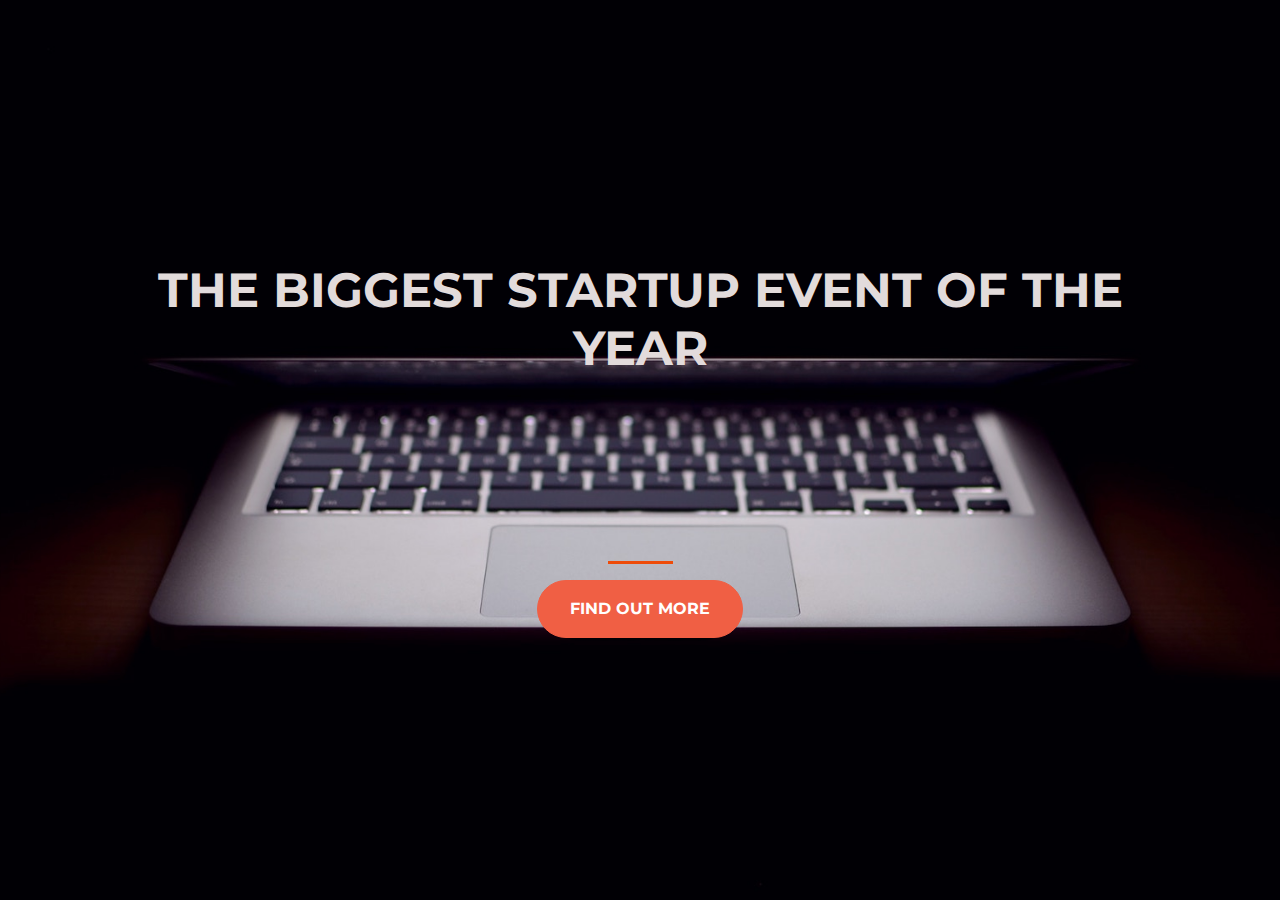
<file: index.html>
<!DOCTYPE html>
<html>
  <head>
    <title>Startup</title>

     <!-- Required meta tags -->
    <meta charset="utf-8">
    <meta name="viewport" content="width=device-width, initial-scale=1, shrink-to-fit=no">


    <!-- Google Fonts -->
    <link href="https://fonts.googleapis.com/css?family=Montserrat" rel="stylesheet">

    <!-- Bootstrap CSS from a CDN. This way you don't have to include the bootstrap file yourself -->
    <link rel="stylesheet" href="https://stackpath.bootstrapcdn.com/bootstrap/4.3.1/css/bootstrap.min.css" integrity="sha384-ggOyR0iXCbMQv3Xipma34MD+dH/1fQ784/j6cY/iJTQUOhcWr7x9JvoRxT2MZw1T" crossorigin="anonymous">
    
    <!-- Your own stylesheet -->
    <link rel="stylesheet" type="text/css" href="style.css">
  </head>
  <body>
    <div class="container d-flex align-items-center h-100">
        <div class="row">
          <header class="text-center col-12">
            <h1 class="text-uppercase"><strong>The Biggest Startup Event of The Year</strong></h1>
          </header>
          
          <section class="text-center col-12">
            <div class="buffer col-12"></div>
            <hr>

            <button class="btn btn-primary btn-xl" data-toggle="modal" data-target="#exampleModalCenter">Find Out More</button>
            <!-- Modal -->
              <div class="modal fade" id="exampleModalCenter" tabindex="-1" role="dialog" aria-labelledby="exampleModalCenterTitle" aria-hidden="true">
                <div class="modal-dialog modal-dialog-centered" role="document">
                  <div class="modal-content">
                    <div class="modal-header">
                      <h5 class="modal-title" id="exampleModalCenterTitle">Modal title</h5>
                      <button type="button" class="close" data-dismiss="modal" aria-label="Close">
                        <span aria-hidden="true">&times;</span>
                      </button>
                    </div>
                    <div class="modal-body">
                                            <!-- Begin Mailchimp Signup Form -->
                      <link href="//cdn-images.mailchimp.com/embedcode/classic-10_7.css" rel="stylesheet" type="text/css">
                      <style type="text/css">
                        #mc_embed_signup{background:#fff; clear:left; font:14px Helvetica,Arial,sans-serif; }
                        /* Add your own Mailchimp form style overrides in your site stylesheet or in this style block.
                           We recommend moving this block and the preceding CSS link to the HEAD of your HTML file. */
                      </style>
                      <style type="text/css">
                        #mc-embedded-subscribe-form input[type=checkbox]{display: inline; width: auto;margin-right: 10px;}
                        #mergeRow-gdpr {margin-top: 20px;}
                        #mergeRow-gdpr fieldset label {font-weight: normal;}
                        #mc-embedded-subscribe-form .mc_fieldset{border:none;min-height: 0px;padding-bottom:0px;}
                      </style>
                      <div id="mc_embed_signup">
                      <form action="https://digital.us4.list-manage.com/subscribe/post?u=474b412c77dd318e0bd1ef867&amp;id=1be6c3c57a" method="post" id="mc-embedded-subscribe-form" name="mc-embedded-subscribe-form" class="validate" target="_blank" novalidate>
                          <div id="mc_embed_signup_scroll">
                        <h2>Subscribe</h2>
                      <div class="indicates-required"><span class="asterisk">*</span> indicates required</div>
                      <div class="mc-field-group">
                        <label for="mce-FNAME">First Name </label>
                        <input type="text" value="" name="FNAME" class="" id="mce-FNAME">
                      </div>
                      <div class="mc-field-group">
                        <label for="mce-LNAME">Last Name </label>
                        <input type="text" value="" name="LNAME" class="" id="mce-LNAME">
                      </div>
                      <div class="mc-field-group">
                        <label for="mce-EMAIL">Email Address  <span class="asterisk">*</span>
                      </label>
                        <input type="email" value="" name="EMAIL" class="required email" id="mce-EMAIL">
                      </div>
                      <div class="mc-field-group size1of2">
                        <label for="mce-PHONE">Phone Number </label>
                        <input type="text" name="PHONE" class="" value="" id="mce-PHONE">
                      </div>
                      <div id="mergeRow-gdpr" class="mergeRow gdpr-mergeRow content__gdprBlock mc-field-group">
                          <div class="content__gdpr">
                              <label>Marketing Permissions</label>
                              <p>Please select all the ways you would like to hear from Access Holistic Content & Digital Marketing:</p>
                              <fieldset class="mc_fieldset gdprRequired mc-field-group" name="interestgroup_field">
                          <label class="checkbox subfield" for="gdpr_32795"><input type="checkbox" id="gdpr_32795" name="gdpr[32795]" value="Y" class="av-checkbox "><span>Email</span> </label><label class="checkbox subfield" for="gdpr_32803"><input type="checkbox" id="gdpr_32803" name="gdpr[32803]" value="Y" class="av-checkbox "><span>Customized Online Advertising</span> </label>
                              </fieldset>
                              <p>You can unsubscribe at any time by clicking the link in the footer of our emails. For information about our privacy practices, please visit our website.</p>
                          </div>
                          <div class="content__gdprLegal">
                              <p>We use Mailchimp as our marketing platform. By clicking below to subscribe, you acknowledge that your information will be transferred to Mailchimp for processing. <a href="https://mailchimp.com/legal/" target="_blank">Learn more about Mailchimp's privacy practices here.</a></p>
                          </div>
                      </div>
                        <div id="mce-responses" class="clear">
                          <div class="response" id="mce-error-response" style="display:none"></div>
                          <div class="response" id="mce-success-response" style="display:none"></div>
                        </div>    <!-- real people should not fill this in and expect good things - do not remove this or risk form bot signups-->
                          <div style="position: absolute; left: -5000px;" aria-hidden="true"><input type="text" name="b_474b412c77dd318e0bd1ef867_1be6c3c57a" tabindex="-1" value=""></div>
                          <div class="clear"><input type="submit" value="Subscribe" name="subscribe" id="mc-embedded-subscribe" class="button"></div>
                          </div>
                      </form>
                      </div>
                      <script type='text/javascript' src='//s3.amazonaws.com/downloads.mailchimp.com/js/mc-validate.js'></script><script type='text/javascript'>(function($) {window.fnames = new Array(); window.ftypes = new Array();fnames[1]='FNAME';ftypes[1]='text';fnames[2]='LNAME';ftypes[2]='text';fnames[0]='EMAIL';ftypes[0]='email';fnames[4]='PHONE';ftypes[4]='phone';fnames[3]='ADDRESS';ftypes[3]='address';fnames[5]='BIRTHDAY';ftypes[5]='birthday';}(jQuery));var $mcj = jQuery.noConflict(true);</script>
                      <!--End mc_embed_signup-->
                    </div>
                    <div class="modal-footer">
                      <button type="button" class="btn btn-secondary" data-dismiss="modal">Close</button>
                      <button type="button" class="btn btn-primary">Save changes</button>
                    </div>
                  </div>
                </div>
              </div>
          </section>
        </div> 
    </div>
  </body>

    <script src="https://code.jquery.com/jquery-3.4.1.slim.min.js" integrity="sha384-J6qa4849blE2+poT4WnyKhv5vZF5SrPo0iEjwBvKU7imGFAV0wwj1yYfoRSJoZ+n" crossorigin="anonymous"></script>
    <script src="https://cdn.jsdelivr.net/npm/popper.js@1.16.0/dist/umd/popper.min.js" integrity="sha384-Q6E9RHvbIyZFJoft+2mJbHaEWldlvI9IOYy5n3zV9zzTtmI3UksdQRVvoxMfooAo" crossorigin="anonymous"></script>
    <script src="https://stackpath.bootstrapcdn.com/bootstrap/4.4.1/js/bootstrap.min.js" integrity="sha384-wfSDF2E50Y2D1uUdj0O3uMBJnjuUD4Ih7YwaYd1iqfktj0Uod8GCExl3Og8ifwB6" crossorigin="anonymous"></script>
</html>
</file>
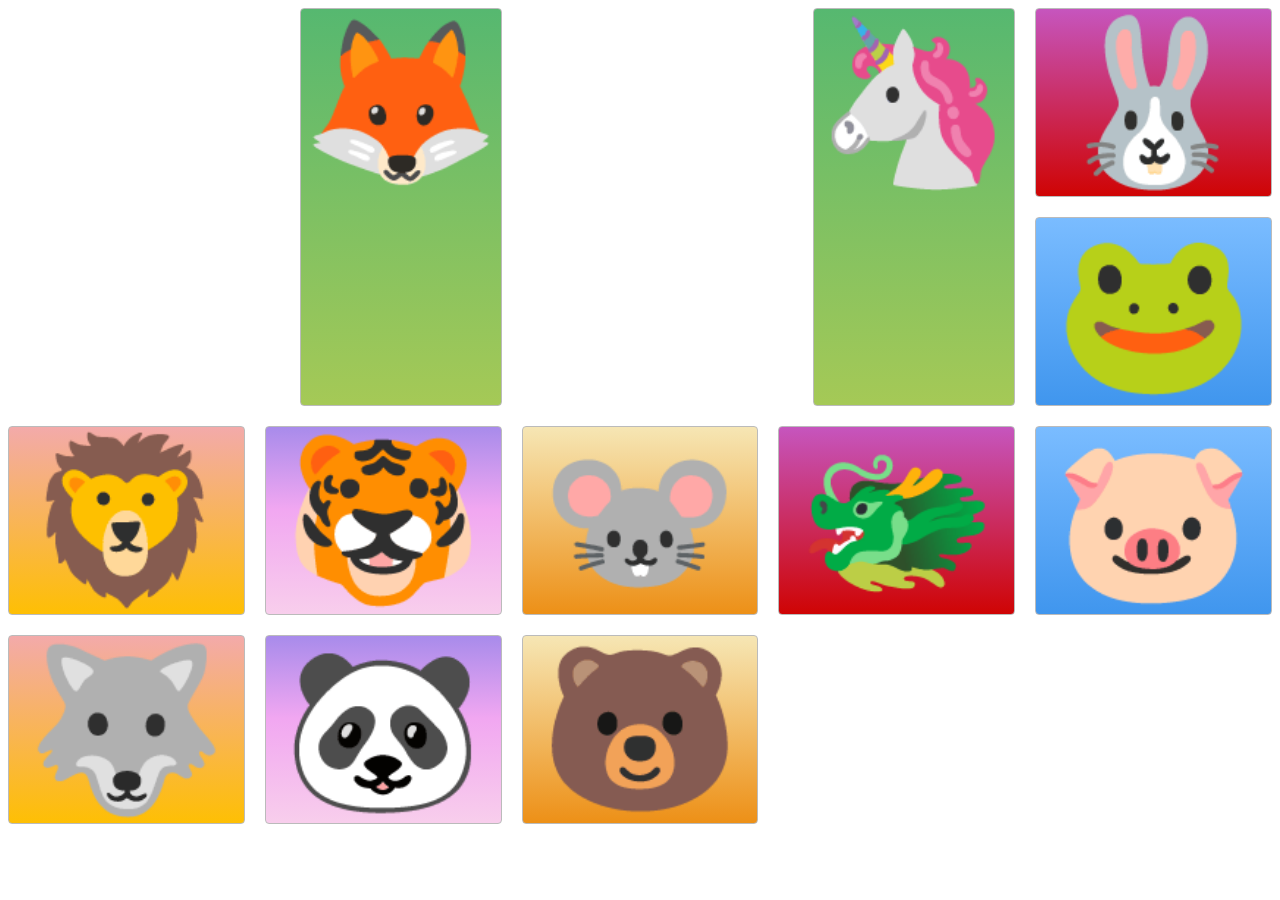
<file: CSS Grid Lessons/index.html>
<!DOCTYPE html>
<html>
<head>
  <!-- the below meta tag is default in most modern browsers. however if you have an
  older browser, the emojis may not show up properly. In which case you need this meta
  tag. Read more here: https://teamtreehouse.com/community/meta-charsetutf8-what-does-this-mean-or-what-does-it-do-i-deleted-it-from-the-code-and-nothing-changed -->
  <meta charset="utf-8" >  
  <title>Grid Master</title>
  <link rel="stylesheet" type="text/css" href="./style.css">
</head>
<body>
  <div class="container">
    <div class="zone green">🦊</div>
    <div class="zone red">🐰</div>
    <div class="zone blue">🐸</div>
    <div class="zone yellow">🦁</div>
    <div class="zone purple">🐯</div>
    <div class="zone brown">🐭</div>
    <div class="zone green">🦄</div>
    <div class="zone red">🐲</div>
    <div class="zone blue">🐷</div>
    <div class="zone yellow">🐺</div>
    <div class="zone purple">🐼</div>
    <div class="zone brown">🐻</div>
  </div>
</body>
</html>
</file>
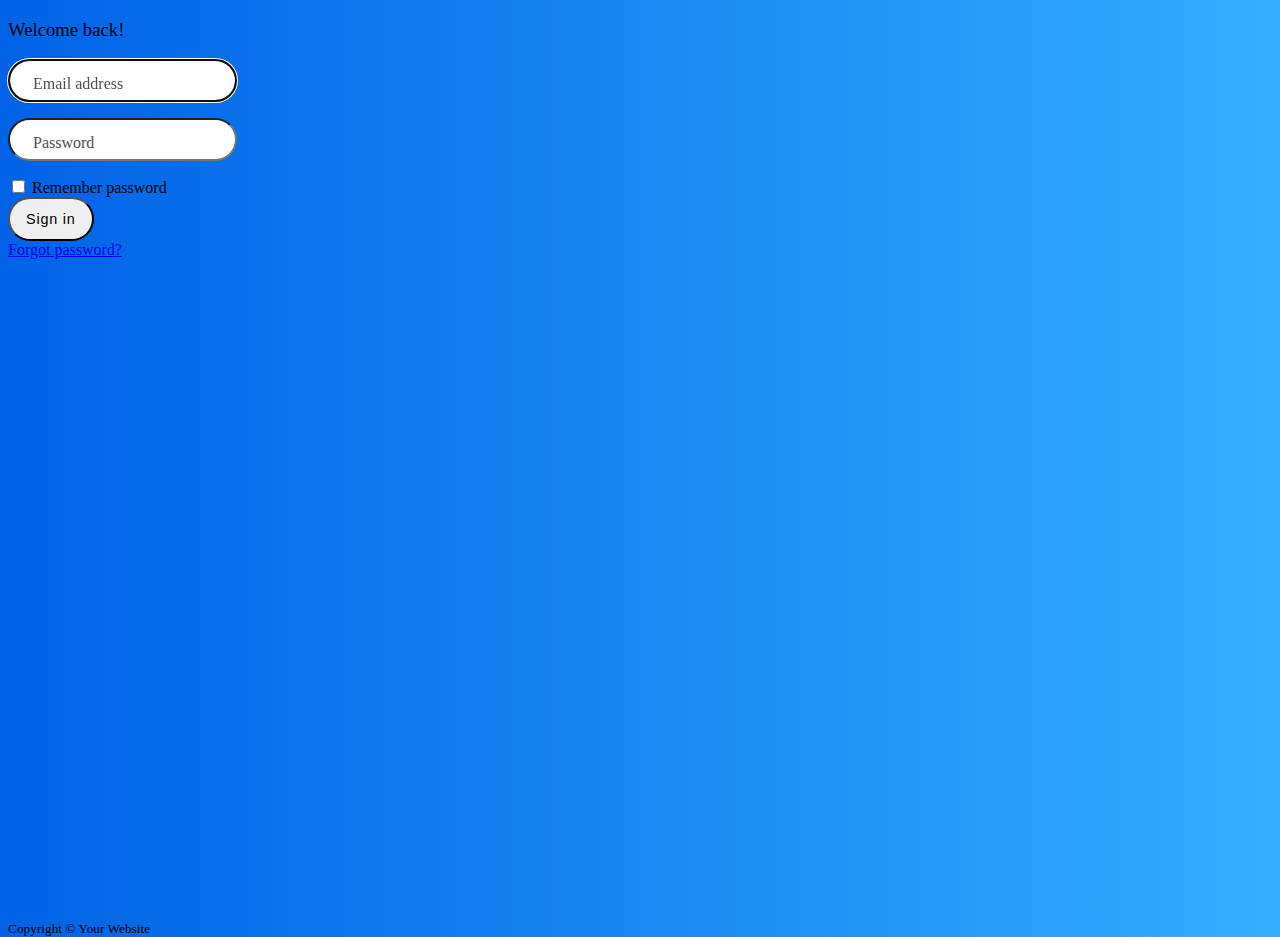
<file: Template Lessons/animatetest.html>
<!DOCTYPE html>
<html>
<head>
	<title>stickyfooter.css</title>
	<link rel="stylesheet" type="text/css" href="stickyfooter.css">
</head>
<body class="d-flex flex-column">
<div class="container-fluid">
  <div class="row no-gutter">
    <div class="d-none d-md-flex col-md-4 col-lg-6 bg-image"></div>
    <div class="col-md-8 col-lg-6">
      <div class="login d-flex align-items-center py-5">
        <div class="container">
          <div class="row">
            <div class="col-md-9 col-lg-8 mx-auto">
              <h3 class="login-heading mb-4">Welcome back!</h3>
              <form>
                <div class="form-label-group">
                  <input type="email" id="inputEmail" class="form-control" placeholder="Email address" required autofocus>
                  <label for="inputEmail">Email address</label>
                </div>

                <div class="form-label-group">
                  <input type="password" id="inputPassword" class="form-control" placeholder="Password" required>
                  <label for="inputPassword">Password</label>
                </div>

                <div class="custom-control custom-checkbox mb-3">
                  <input type="checkbox" class="custom-control-input" id="customCheck1">
                  <label class="custom-control-label" for="customCheck1">Remember password</label>
                </div>
                <button class="btn btn-lg btn-primary btn-block btn-login text-uppercase font-weight-bold mb-2" type="submit">Sign in</button>
                <div class="text-center">
                  <a class="small" href="#">Forgot password?</a></div>
              </form>
            </div>
          </div>
        </div>
      </div>
    </div>
  </div>
</div>
  <footer id="sticky-footer" class="py-4 bg-dark text-white-50">
    <div class="container text-center">
      <small>Copyright &copy; Your Website</small>
    </div>
  </footer>
</body>
</html>
</file>
<file: style.css>
body,
html {
  width: 100%;
  height: 100%;
  font-family: 'Montserrat', sans-serif;
  background: url(header.jpg) no-repeat center center fixed; 
  -webkit-background-size: cover;
  -moz-background-size: cover;
  -o-background-size: cover;
  background-size: cover;
}

h1 {
	font-size:3rem;
	color: #e2dbdb;
	text-transform: 
}

hr {
	border-color: #ee4b08;
	border-width: 3px;
	max-width: 65px;
}

.btn {
	font-weight:700;
	border-radius: 300px;
	text-transform: uppercase;
}

.btn-primary {
	background-color:#f05f44;
	border-color: #f05f44;
}

.btn-primary:hover {
	background-color: #ee4b08;
	border-color: #ee4b08;
	border-width: 0px;
}

.btn-xl {
	padding: 1rem 2rem;
}

.buffer {
	height: 10em;
}
</file>
<file: CSS Grid Lessons/style.css>
.container {
    display: grid;
    grid-gap:20px;
    grid-template-columns: repeat(auto-fill,minmax(200px, 1fr));
    grid-template-rows: 1fr;
}

.green {
    grid-column: span 2;
    grid-row: 1/3;
    justify-self:end;
}

.zone {
    cursor:pointer;
    /*display:inline-block;*/
    text-align: center;
    font-size:10em;
    border-radius:4px;
    border:1px solid #bbb;
    transition: all 0.3s linear;
}

.zone:hover {
    -webkit-box-shadow:rgba(0,0,0,0.8) 0px 5px 15px, inset rgba(0,0,0,0.15) 0px -10px 20px;
    -moz-box-shadow:rgba(0,0,0,0.8) 0px 5px 15px, inset rgba(0,0,0,0.15) 0px -10px 20px;
    -o-box-shadow:rgba(0,0,0,0.8) 0px 5px 15px, inset rgba(0,0,0,0.15) 0px -10px 20px;
    box-shadow:rgba(0,0,0,0.8) 0px 5px 15px, inset rgba(0,0,0,0.15) 0px -10px 20px;
}


/*https://paulund.co.uk/how-to-create-shiny-css-buttons*/
/***********************************************************************
 *  Green Background
 **********************************************************************/
.green{
    background: #56B870; /* Old browsers */
    background: -moz-linear-gradient(top, #56B870 0%, #a5c956 100%); /* FF3.6+ */
    background: -webkit-gradient(linear, left top, left bottom, color-stop(0%,#56B870), color-stop(100%,#a5c956)); /* Chrome,Safari4+ */
    background: -webkit-linear-gradient(top, #56B870 0%,#a5c956 100%); /* Chrome10+,Safari5.1+ */
    background: -o-linear-gradient(top, #56B870 0%,#a5c956 100%); /* Opera 11.10+ */
    background: -ms-linear-gradient(top, #56B870 0%,#a5c956 100%); /* IE10+ */
    background: linear-gradient(top, #56B870 0%,#a5c956 100%); /* W3C */
}

/***********************************************************************
 *  Red Background
 **********************************************************************/
.red{
    background: #C655BE; /* Old browsers */
    background: -moz-linear-gradient(top, #C655BE 0%, #cf0404 100%); /* FF3.6+ */
    background: -webkit-gradient(linear, left top, left bottom, color-stop(0%,#C655BE), color-stop(100%,#cf0404)); /* Chrome,Safari4+ */
    background: -webkit-linear-gradient(top, #C655BE 0%,#cf0404 100%); /* Chrome10+,Safari5.1+ */
    background: -o-linear-gradient(top, #C655BE 0%,#cf0404 100%); /* Opera 11.10+ */
    background: -ms-linear-gradient(top, #C655BE 0%,#cf0404 100%); /* IE10+ */
    background: linear-gradient(top, #C655BE 0%,#cf0404 100%); /* W3C */
}

/***********************************************************************
 *  Yellow Background
 **********************************************************************/
.yellow{
    background: #F3AAAA; /* Old browsers */
    background: -moz-linear-gradient(top, #F3AAAA 0%, #febf04 100%); /* FF3.6+ */
    background: -webkit-gradient(linear, left top, left bottom, color-stop(0%,#F3AAAA), color-stop(100%,#febf04)); /* Chrome,Safari4+ */
    background: -webkit-linear-gradient(top, #F3AAAA 0%,#febf04 100%); /* Chrome10+,Safari5.1+ */
    background: -o-linear-gradient(top, #F3AAAA 0%,#febf04 100%); /* Opera 11.10+ */
    background: -ms-linear-gradient(top, #F3AAAA 0%,#febf04 100%); /* IE10+ */
    background: linear-gradient(top, #F3AAAA 0%,#febf04 100%); /* W3C */
}

/***********************************************************************
 *  Blue Background
 **********************************************************************/
.blue{
    background: #7abcff; /* Old browsers */
    background: -moz-linear-gradient(top, #7abcff 0%, #60abf8 44%, #4096ee 100%); /* FF3.6+ */
    background: -webkit-gradient(linear, left top, left bottom, color-stop(0%,#7abcff), color-stop(44%,#60abf8), color-stop(100%,#4096ee)); /* Chrome,Safari4+ */
    background: -webkit-linear-gradient(top, #7abcff 0%,#60abf8 44%,#4096ee 100%); /* Chrome10+,Safari5.1+ */
    background: -o-linear-gradient(top, #7abcff 0%,#60abf8 44%,#4096ee 100%); /* Opera 11.10+ */
    background: -ms-linear-gradient(top, #7abcff 0%,#60abf8 44%,#4096ee 100%); /* IE10+ */
    background: linear-gradient(top, #7abcff 0%,#60abf8 44%,#4096ee 100%); /* W3C */
}

/***********************************************************************
 *  Purple Background
 **********************************************************************/
.purple {
    background: #A88BEB; /* Old browsers */
    background: -moz-linear-gradient(top, #A88BEB 0%, #F1A7F1 44%, #F8CEEC 100%); /* FF3.6+ */
    background: -webkit-gradient(linear, left top, left bottom, color-stop(0%,#A88BEB), color-stop(44%,#F1A7F1), color-stop(100%,#F8CEEC)); /* Chrome,Safari4+ */
    background: -webkit-linear-gradient(top, #A88BEB 0%,#F1A7F1 44%,#F8CEEC 100%); /* Chrome10+,Safari5.1+ */
    background: -o-linear-gradient(top, #A88BEB 0%,#F1A7F1 44%,#F8CEEC 100%); /* Opera 11.10+ */
    background: -ms-linear-gradient(top, #A88BEB 0%,#F1A7F1 44%,#F8CEEC 100%); /* IE10+ */
    background: linear-gradient(top, #A88BEB 0%,#F1A7F1 44%,#F8CEEC 100%); /* W3C */
}

/***********************************************************************
 *  Brown Background
 **********************************************************************/
.brown {
    background: #f6e6b4; /* Old browsers */
    background: -moz-linear-gradient(top, #f6e6b4 0%, #ed9017 100%); /* FF3.6+ */
    background: -webkit-gradient(linear, left top, left bottom, color-stop(0%,#f6e6b4), color-stop(100%,#ed9017)); /* Chrome,Safari4+ */
    background: -webkit-linear-gradient(top, #f6e6b4 0%,#ed9017 100%); /* Chrome10+,Safari5.1+ */
    background: -o-linear-gradient(top, #f6e6b4 0%,#ed9017 100%); /* Opera 11.10+ */
    background: -ms-linear-gradient(top, #f6e6b4 0%,#ed9017 100%); /* IE10+ */
    background: linear-gradient(top, #f6e6b4 0%,#ed9017 100%); /* W3C */
    filter: progid:DXImageTransform.Microsoft.gradient( startColorstr='#f6e6b4', endColorstr='#ed9017',GradientType=0 ); /* IE6-9 */
}
</file>
<file: Template Lessons/stickyfooter.css>
/* Sticky Footer Classes */

html,
body {
  height: 100%;
}

#page-content {
  flex: 1 0 auto;
}

#sticky-footer {
  flex-shrink: none;
}

/* Other Classes for Page Styling */

body {
  background: #007bff;
  background: linear-gradient(to right, #0062E6, #33AEFF);
}

h1 {
	color: white;
}

:root {
  --input-padding-x: 1.5rem;
  --input-padding-y: 0.75rem;
}

.login,
.image {
  min-height: 100vh;
}

.bg-image {
  background-image: url('https://source.unsplash.com/WEQbe2jBg40/600x1200');
  background-size: cover;
  background-position: center;
}

.login-heading {
  font-weight: 300;
}

.btn-login {
  font-size: 0.9rem;
  letter-spacing: 0.05rem;
  padding: 0.75rem 1rem;
  border-radius: 2rem;
}

.form-label-group {
  position: relative;
  margin-bottom: 1rem;
}

.form-label-group>input,
.form-label-group>label {
  padding: var(--input-padding-y) var(--input-padding-x);
  height: auto;
  border-radius: 2rem;
}

.form-label-group>label {
  position: absolute;
  top: 0;
  left: 0;
  display: block;
  width: 100%;
  margin-bottom: 0;
  /* Override default `<label>` margin */
  line-height: 1.5;
  color: #495057;
  cursor: text;
  /* Match the input under the label */
  border: 1px solid transparent;
  border-radius: .25rem;
  transition: all .1s ease-in-out;
}

.form-label-group input::-webkit-input-placeholder {
  color: transparent;
}

.form-label-group input:-ms-input-placeholder {
  color: transparent;
}

.form-label-group input::-ms-input-placeholder {
  color: transparent;
}

.form-label-group input::-moz-placeholder {
  color: transparent;
}

.form-label-group input::placeholder {
  color: transparent;
}

.form-label-group input:not(:placeholder-shown) {
  padding-top: calc(var(--input-padding-y) + var(--input-padding-y) * (2 / 3));
  padding-bottom: calc(var(--input-padding-y) / 3);
}

.form-label-group input:not(:placeholder-shown)~label {
  padding-top: calc(var(--input-padding-y) / 3);
  padding-bottom: calc(var(--input-padding-y) / 3);
  font-size: 12px;
  color: #777;
}

/* Fallback for Edge
-------------------------------------------------- */

@supports (-ms-ime-align: auto) {
  .form-label-group>label {
    display: none;
  }
  .form-label-group input::-ms-input-placeholder {
    color: #777;
  }
}

/* Fallback for IE
-------------------------------------------------- */

@media all and (-ms-high-contrast: none),
(-ms-high-contrast: active) {
  .form-label-group>label {
    display: none;
  }
  .form-label-group input:-ms-input-placeholder {
    color: #777;
  }
}
</file>
